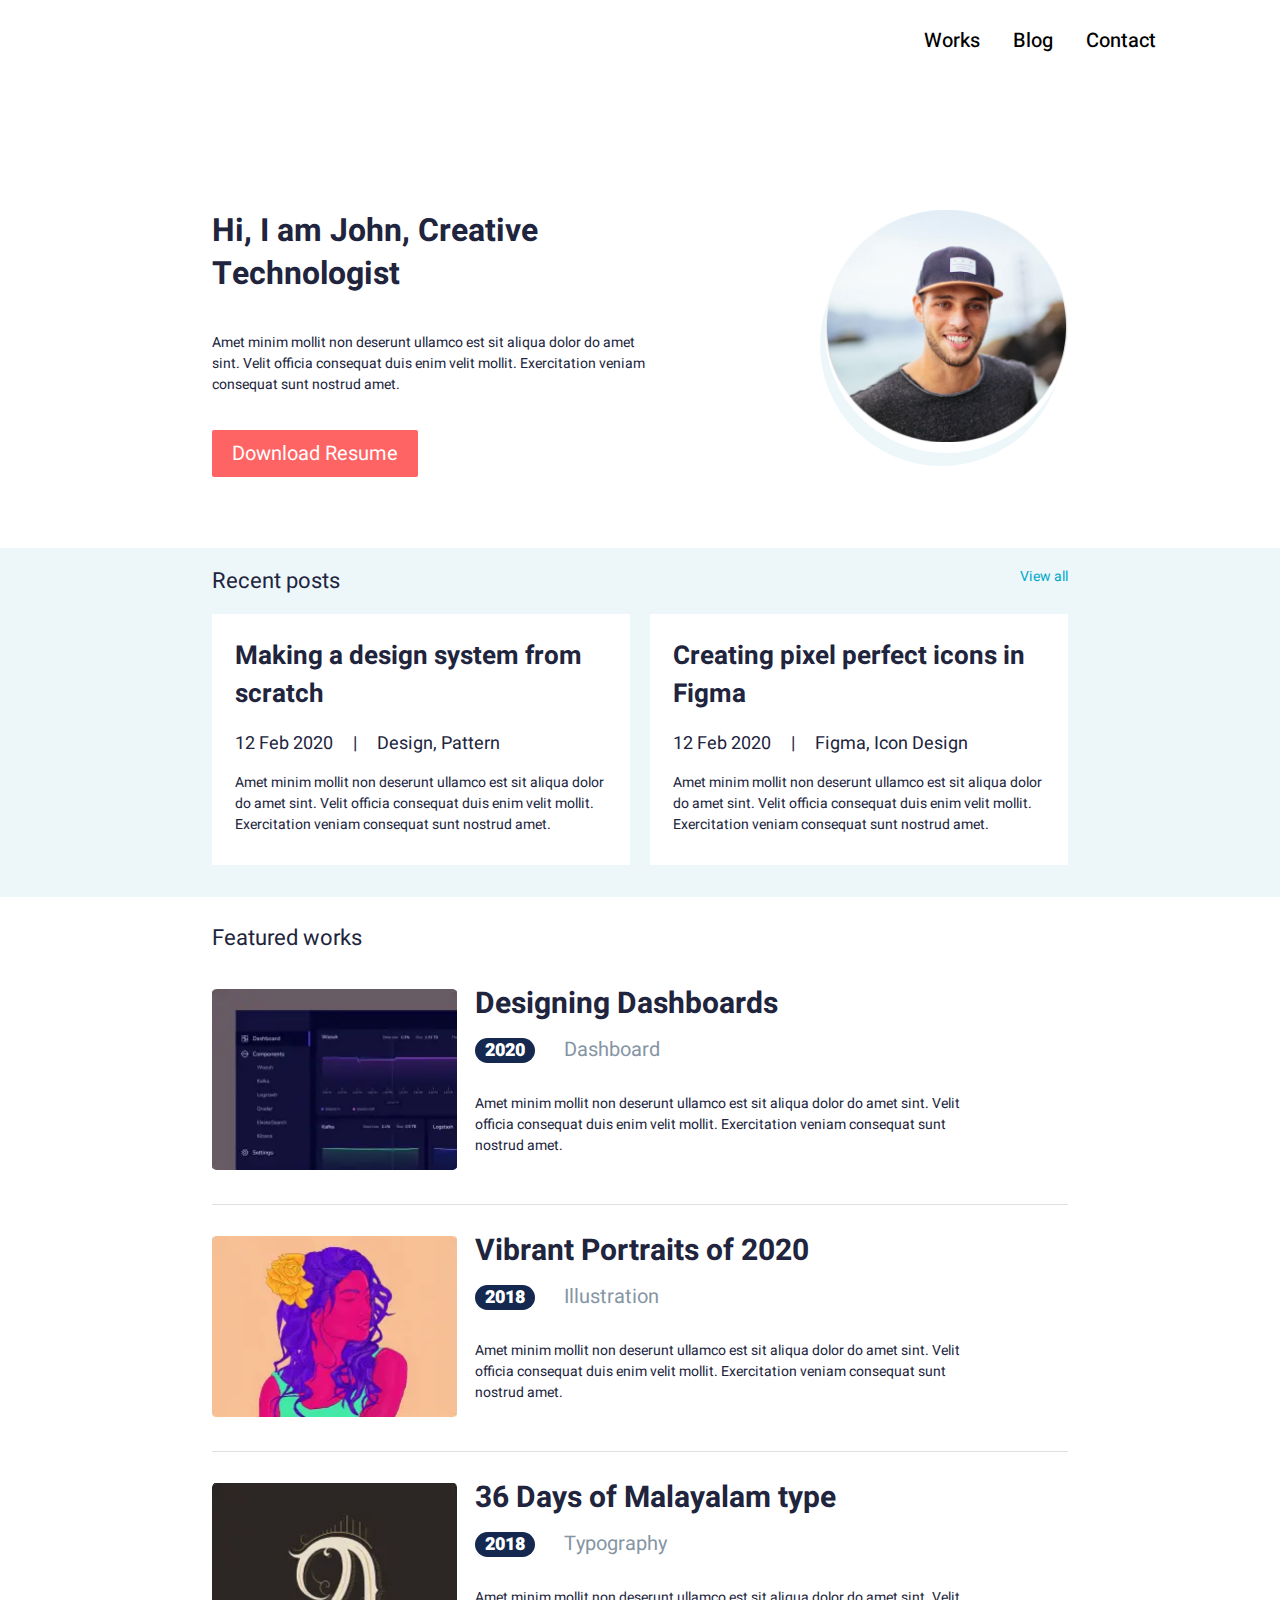
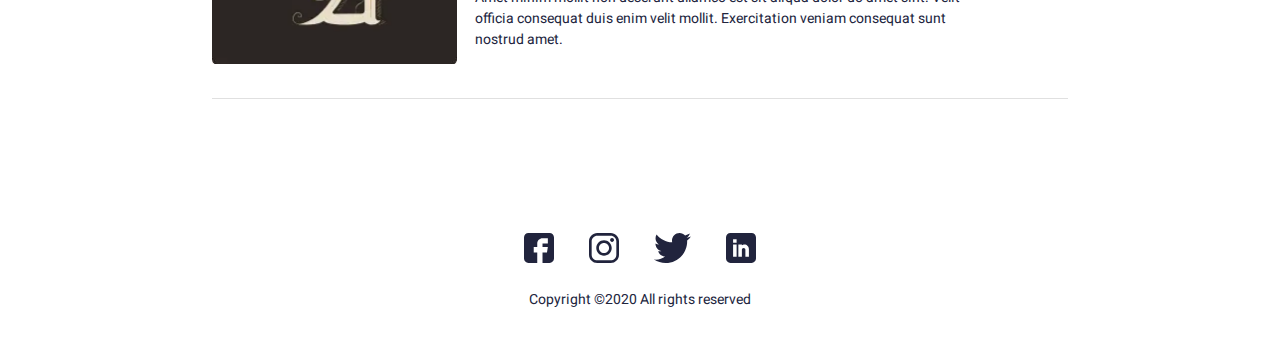
<file: index.html>
<!DOCTYPE html>
<html lang="en">
    <head>
    <meta charset="UTF-8">
    <meta http-equiv="X-UA-Compatible" content="IE=edge">
    <meta name="viewport" content="width=device-width, initial-scale=1.0">
    <link rel="stylesheet" href="css/style.min.css?_v=20230709222320">
    <title>John</title>
</head>
    <body>
        <div class="wrapper">
            <header class="header">
    <div class="header__body-conteiner">
        <nav class="header__menu menu-header">
            <ul class="menu-header__list">
                <li class="menu-header__item">
                    <a href="./works.html" class="menu-header__link">Works</a>
                </li>
                <li class="menu-header__item">
                    <a href="./blog.html" class="menu-header__link">Blog</a>
                </li>
                <li class="menu-header__item">
                    <a href="./contact.html" class="menu-header__link">Contact</a>
                </li>
            </ul>
        </nav>
        <div class="header__burger">
            <span></span>
        </div>
    </div>
</header>

            <main class="page">
                <div class="page__hello hello">
                    <div class="hello__conteiner">
                        <div class="hello__info">
                            <h1 class="hello__title">Hi, I am John, Creative Technologist</h1>
                            <div class="hello__text">Amet minim mollit non deserunt ullamco est sit aliqua dolor do amet sint. Velit officia consequat duis enim velit mollit. Exercitation veniam consequat sunt nostrud amet.</div>
                            <a href="#" class="hello__button">Download Resume</a>
                        </div>
                        <div class="hello__avatar">
                            <div class="hello__image">
                                <img src="img/hello/Ellipse 1.jpj.png" alt="hello">
                            </div>
                        </div>
                    </div>
                </div>
                <div class="page__posts posts">
                    <div class="posts__conteiner">
                        <div class="posts__top top-posts">
                            <div class="top-posts__title">Recent posts</div>
                            <a href="#" class="top-posts__link">View all</a>
                        </div>
                        <div class="posts__bottom">
                            <div class="posts__culum">
                                <div class="posts__item item-posts">
                                    <h2 class="item-posts__title">Making a design system from scratch</h2>
                                    <div class="item-posts__info">12 Feb 2020<span>|</span>Design, Pattern</div>
                                    <div class="item-posts__text">Amet minim mollit non deserunt ullamco est sit aliqua dolor do amet sint. Velit officia consequat duis enim velit mollit. Exercitation veniam consequat sunt nostrud amet.</div>
                                </div>
                            </div>
                            <div class="posts__culum">
                                <div class="posts__item item-posts">
                                    <h2 class="item-posts__title">Creating pixel perfect icons in Figma</h2>
                                    <div class="item-posts__info">12 Feb 2020<span>|</span>Figma, Icon Design</div>
                                    <div class="item-posts__text">Amet minim mollit non deserunt ullamco est sit aliqua dolor do amet sint. Velit officia consequat duis enim velit mollit. Exercitation veniam consequat sunt nostrud amet.</div>
                                </div>
                            </div>
                        </div>
                    </div>
                </div>
                <div class="page__works works">
                    <div class="works__conteiner">
                        <h3 class="works__title">Featured works</h3>
                        <div class="works__items">
                            <div class="works__item item-works">
                                <div class="item-works__picture">
                                    <a href="#" class="item-works__image">
                                        <picture><source srcset="img/works/01.webp" type="image/webp"><img src="img/works/01.jpg" alt="works"></picture>
                                    </a>
                                </div>
                                <div class="item-works__content">
                                    <h2 class="item-works__title">Designing Dashboards</h2>
                                    <div class="item-works__date">2020</div>
                                    <a href="#" class="item-works__category">Dashboard</a>
                                    <div class="item-works__text">
                                        Amet minim mollit non deserunt ullamco est sit 
                                        aliqua dolor do amet sint. Velit officia consequat 
                                        duis enim velit mollit. Exercitation veniam 
                                        consequat sunt nostrud amet.
                                    </div>
                                </div>
                            </div>
                            <div class="works__item item-works">
                                <div class="item-works__picture">
                                    <a href="#" class="item-works__image">
                                        <picture><source srcset="img/works/02.webp" type="image/webp"><img src="img/works/02.jpg" alt="works"></picture>
                                    </a>
                                </div>
                                <div class="item-works__content">
                                    <h2 class="item-works__title">
                                        Vibrant Portraits of 2020
                                    </h2>
                                    <div class="item-works__date">2018</div>
                                    <a href="#" class="item-works__category">Illustration</a>
                                    <div class="item-works__text">
                                        Amet minim mollit non deserunt ullamco est sit 
                                        aliqua dolor do amet sint. Velit officia consequat 
                                        duis enim velit mollit. Exercitation veniam 
                                        consequat sunt nostrud amet.
                                    </div>
                                </div>
                            </div>
                            <div class="works__item item-works">
                                <div class="item-works__picture">
                                    <a href="#" class="item-works__image">
                                        <picture><source srcset="img/works/03.webp" type="image/webp"><img src="img/works/03.jpg" alt="works"></picture>
                                    </a>
                                </div>
                                <div class="item-works__content">
                                    <h2 class="item-works__title">
                                        36 Days of Malayalam type
                                    </h2>
                                    <div class="item-works__date">2018</div>
                                    <a href="#" class="item-works__category">Typography</a>
                                    <div class="item-works__text">
                                        Amet minim mollit non deserunt ullamco est sit 
                                        aliqua dolor do amet sint. Velit officia consequat 
                                        duis enim velit mollit. Exercitation veniam 
                                        consequat sunt nostrud amet.
                                    </div>
                                </div>
                            </div>
                        </div>
                    </div>
                </div>
            </main>
            <footer class="footer">
    <div class="footer__conteiner">
        <div class="footer__items">
            <a href="#" class="footer__item">
                <img src="img/footer/01.svg" alt="footer">
            </a>
            <a href="#" class="footer__item">
                <img src="img/footer/02.svg" alt="footer">
            </a>
            <a href="#" class="footer__item">
                <img src="img/footer/03.svg" alt="footer">
            </a>
            <a href="#" class="footer__item">
                <img src="img/footer/04.svg" alt="footer">
            </a>
        </div>
        <div class="footer__copy">Copyright ©2020 All rights reserved </div>
    </div>
</footer>
        </div>
    </body>
    <script src="js/app.min.js?_v=20230709222320"></script>
</html>
</file>
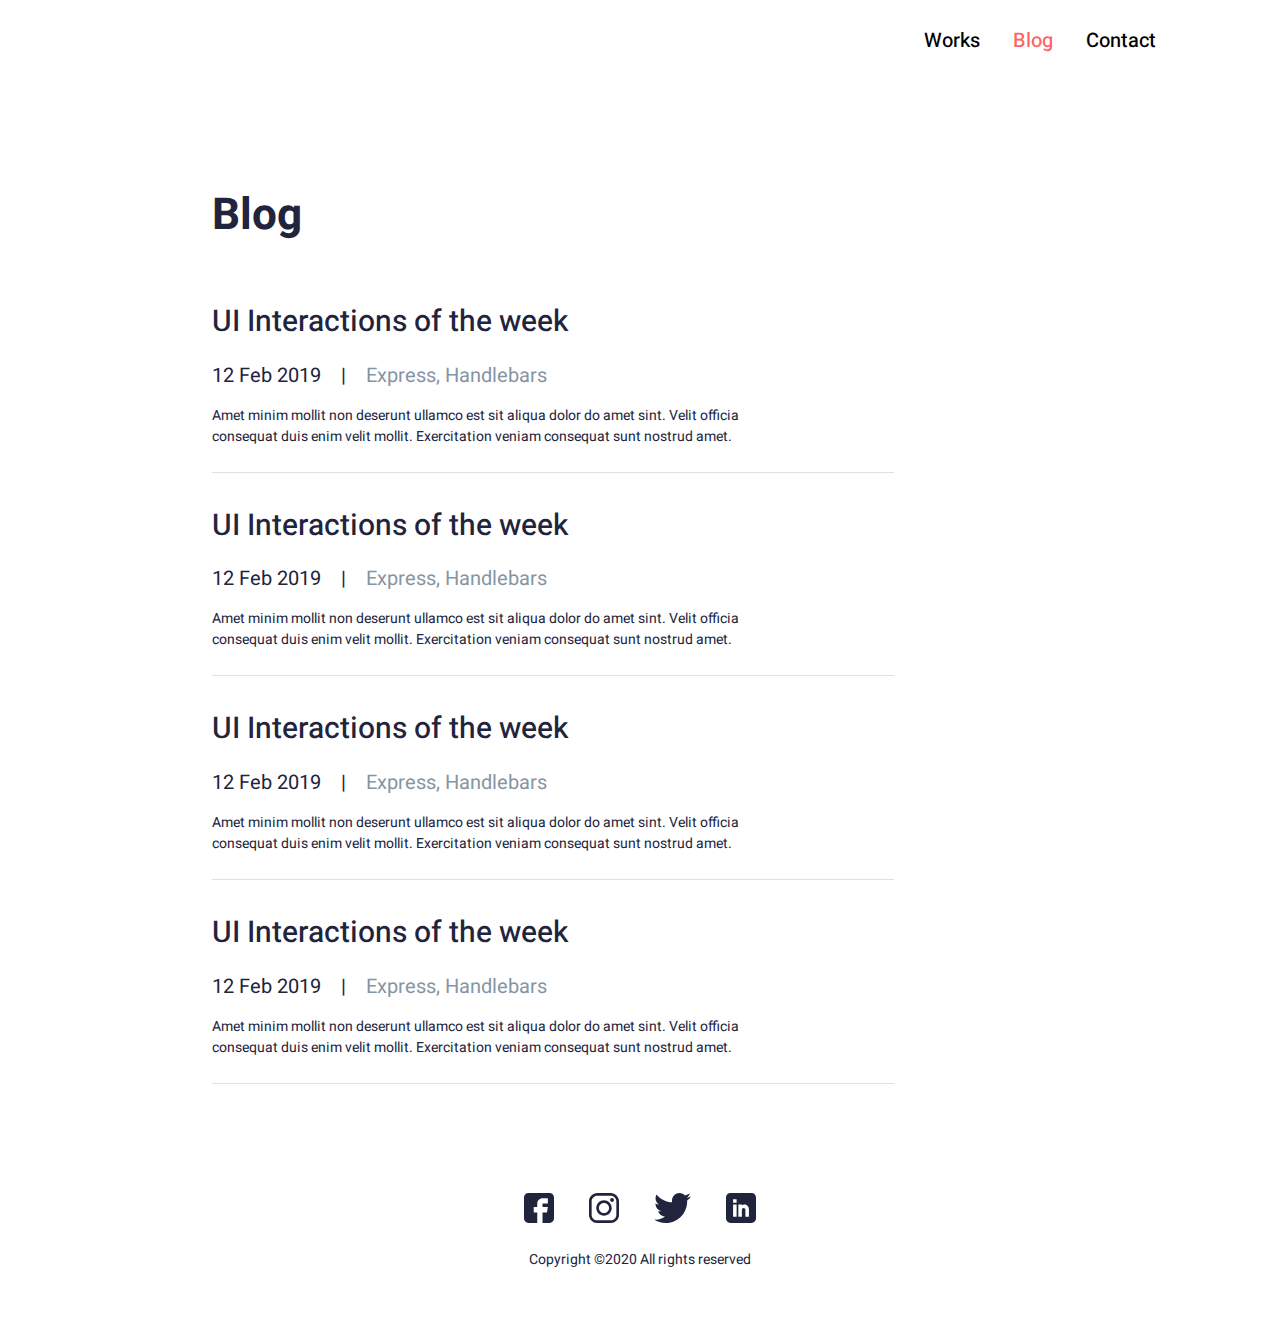
<file: blog.html>
<!DOCTYPE html>
<html lang="en">
    <head>
    <meta charset="UTF-8">
    <meta http-equiv="X-UA-Compatible" content="IE=edge">
    <meta name="viewport" content="width=device-width, initial-scale=1.0">
    <link rel="stylesheet" href="css/style.min.css?_v=20230709222320">
    <title>Blog</title>
</head>
    <body>
        <div class="wrapper">
            <header class="header">
    <div class="header__body-conteiner">
        <nav class="header__menu menu-header">
            <ul class="menu-header__list">
                <li class="menu-header__item">
                    <a href="./works.html" class="menu-header__link">Works</a>
                </li>
                <li class="menu-header__item menu-header__item_blog">
                    <a href="./blog.html" class="menu-header__link menu-header__link_blog">Blog</a>
                </li>
                <li class="menu-header__item">
                    <a href="./contact.html" class="menu-header__link">Contact</a>
                </li>
            </ul>
        </nav>
        <div class="header__burger">
            <span></span>
        </div>
    </div>
</header>
            <main class="page">
                <div class="page__blog blog">
                    <div class="blog__conteiner">
                        <div class="blog__subconteiner">
                            <h2 class="blog__title">Blog</h2>
                            <div class="blog__items">
                                <div class="blog__item">
                                    <h3 class="blog__lable">UI Interactions of the week</h3>
                                    <div class="blog__date"><span>12 Feb 2019</span><span class="blog__centr">|</span><a href="#" class="blog__category">Express, Handlebars</a></div>
                                    <div class="blog__text">Amet minim mollit non deserunt ullamco est sit aliqua dolor do amet sint. Velit officia consequat duis enim velit mollit. Exercitation veniam consequat sunt nostrud amet.</div>
                                </div>
                                <div class="blog__item">
                                    <h3 class="blog__lable">UI Interactions of the week</h3>
                                    <div class="blog__date"><span>12 Feb 2019</span><span class="blog__centr">|</span><a href="#" class="blog__category">Express, Handlebars</a></div>
                                    <div class="blog__text">Amet minim mollit non deserunt ullamco est sit aliqua dolor do amet sint. Velit officia consequat duis enim velit mollit. Exercitation veniam consequat sunt nostrud amet.</div>
                                </div>
                                <div class="blog__item">
                                    <h3 class="blog__lable">UI Interactions of the week</h3>
                                    <div class="blog__date"><span>12 Feb 2019</span><span class="blog__centr">|</span><a href="#" class="blog__category">Express, Handlebars</a></div>
                                    <div class="blog__text">Amet minim mollit non deserunt ullamco est sit aliqua dolor do amet sint. Velit officia consequat duis enim velit mollit. Exercitation veniam consequat sunt nostrud amet.</div>
                                </div>
                                <div class="blog__item">
                                    <h3 class="blog__lable">UI Interactions of the week</h3>
                                    <div class="blog__date"><span>12 Feb 2019</span><span class="blog__centr">|</span><a href="#" class="blog__category">Express, Handlebars</a></div>
                                    <div class="blog__text">Amet minim mollit non deserunt ullamco est sit aliqua dolor do amet sint. Velit officia consequat duis enim velit mollit. Exercitation veniam consequat sunt nostrud amet.</div>
                                </div>
                            </div>
                        </div>
                    </div>
                </div>
            </main>
            <footer class="footer">
    <div class="footer__conteiner">
        <div class="footer__items">
            <a href="#" class="footer__item">
                <img src="img/footer/01.svg" alt="footer">
            </a>
            <a href="#" class="footer__item">
                <img src="img/footer/02.svg" alt="footer">
            </a>
            <a href="#" class="footer__item">
                <img src="img/footer/03.svg" alt="footer">
            </a>
            <a href="#" class="footer__item">
                <img src="img/footer/04.svg" alt="footer">
            </a>
        </div>
        <div class="footer__copy">Copyright ©2020 All rights reserved </div>
    </div>
</footer>
        </div>
    </body>
    <script src="js/app.min.js?_v=20230709222320"></script>
</html>
</file>
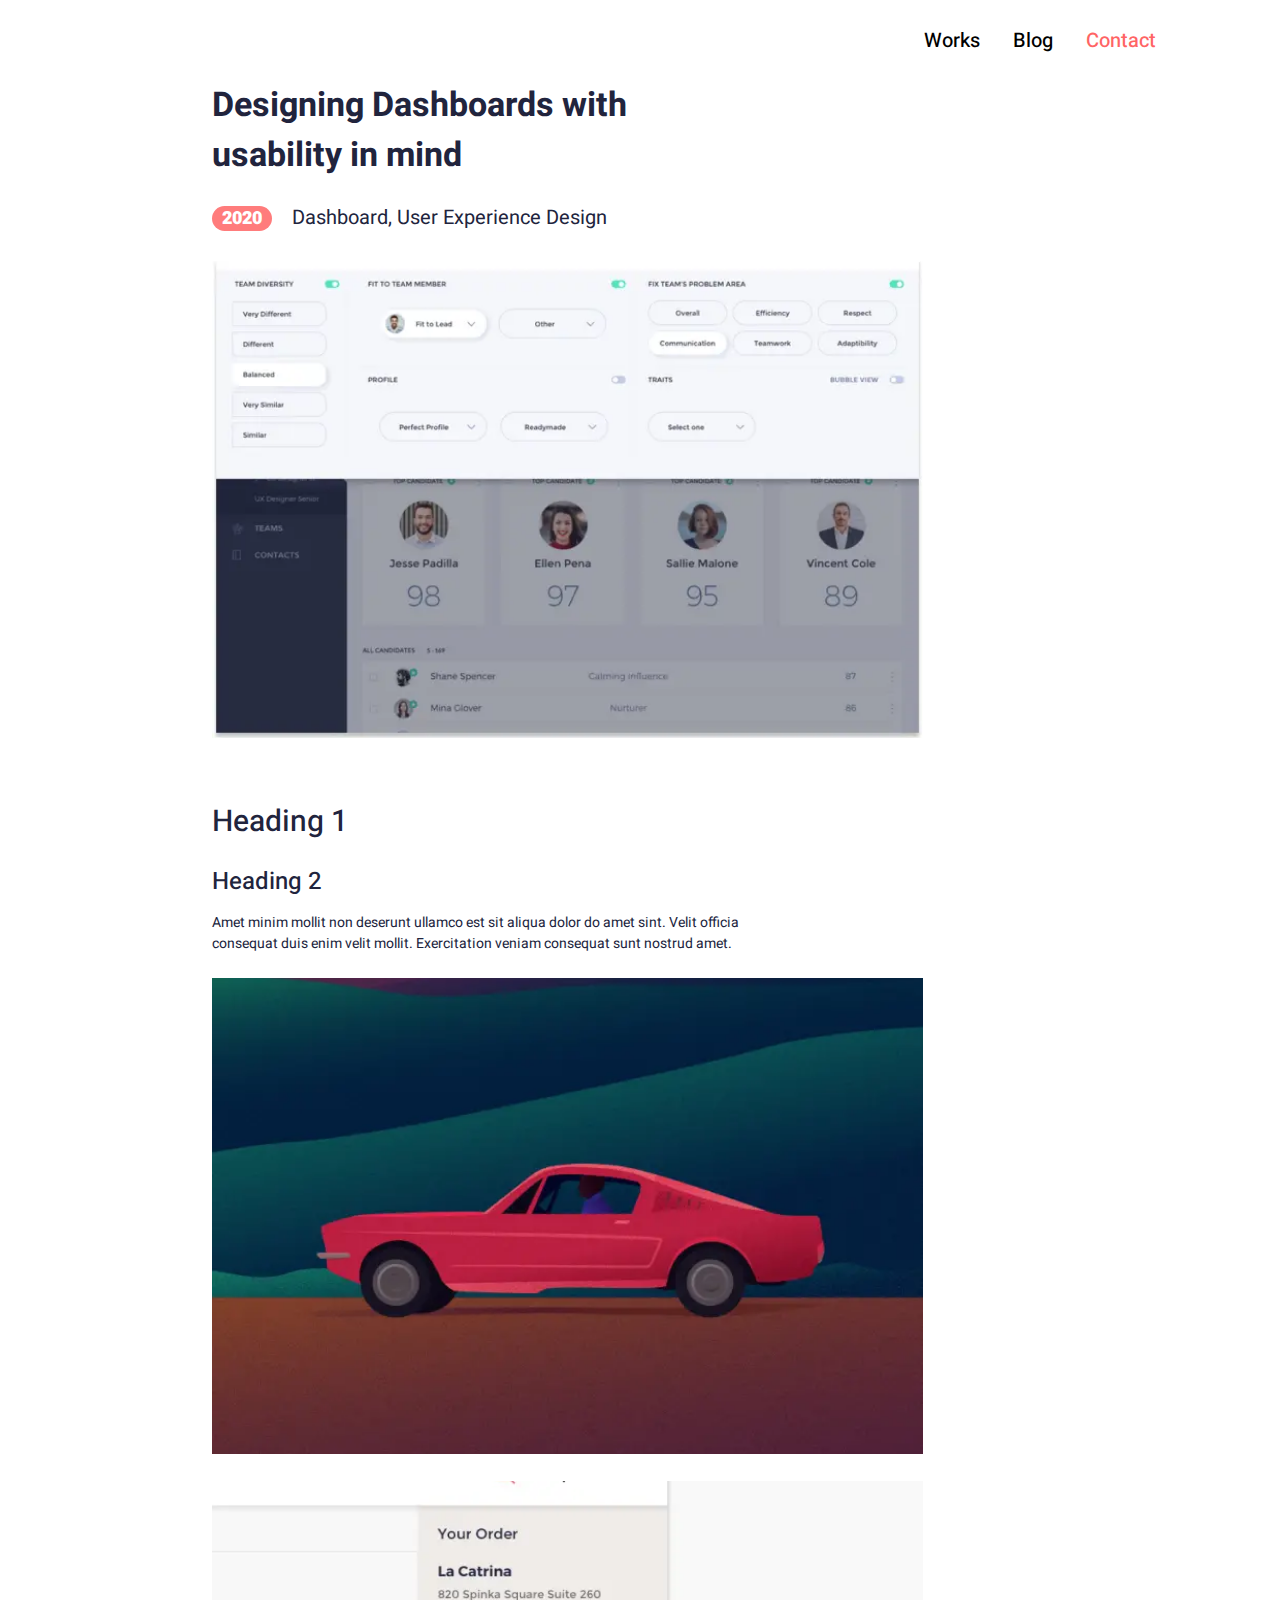
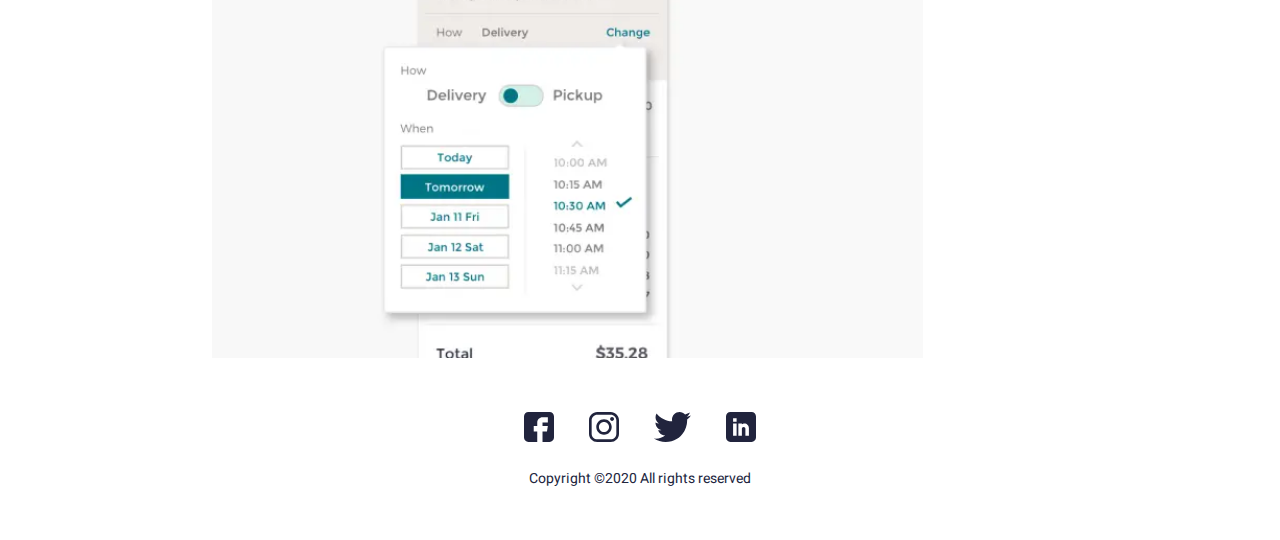
<file: contact.html>
<!DOCTYPE html>
<html lang="en">
    <head>
    <meta charset="UTF-8">
    <meta http-equiv="X-UA-Compatible" content="IE=edge">
    <meta name="viewport" content="width=device-width, initial-scale=1.0">
    <link rel="stylesheet" href="css/style.min.css?_v=20230709222320">
    <title>Contact</title>
</head>
    <body>
        <div class="wrapper">
            <header class="header">
    <div class="header__body-conteiner">
        <nav class="header__menu menu-header">
            <ul class="menu-header__list">
                <li class="menu-header__item">
                    <a href="./works.html" class="menu-header__link">Works</a>
                </li>
                <li class="menu-header__item">
                    <a href="./blog.html" class="menu-header__link">Blog</a>
                </li>
                <li class="menu-header__item menu-header__item_contact">
                    <a href="./contact.htm" class="menu-header__link menu-header__link_contact">Contact</a>
                </li>
            </ul>
        </nav>
        <div class="header__burger">
            <span></span>
        </div>
    </div>
</header>
            <main class="page">
                <div class="page__contact contact">
                    <div class="contact__conteiner">
                        <div class="contact__subconteiner">
                            <h2 class="contact__title">Designing Dashboards with usability in mind</h2>
                            <div class="contact__data">2020</div>
                            <a href="#" class="contact__link">Dashboard, User Experience Design</a>
                            <div class="contact__image contact__image_one">
                                <picture><source srcset="img/contact/01.webp" type="image/webp"><img src="img/contact/01.jpg" alt="contact"></picture>
                            </div>
                            <h3 class="contact__lable">Heading 1</h3>
                            <h4 class="contact__sublble">Heading 2</h4>
                            <div class="contact__text">Amet minim mollit non deserunt ullamco est sit aliqua dolor do amet sint. Velit officia consequat duis enim velit mollit. Exercitation veniam consequat sunt nostrud amet.</div>
                            <div class="contact__image contact__image_two">
                                <picture><source srcset="img/contact/02.webp" type="image/webp"><img src="img/contact/02.jpg" alt="contact"></picture>
                            </div>
                            <div class="contact__image contact__image_three">
                                <picture><source srcset="img/contact/03.webp" type="image/webp"><img src="img/contact/03.jpg" alt="contact"></picture>
                            </div>
                        </div>
                    </div>
                </div>
            </main>
            <footer class="footer">
    <div class="footer__conteiner">
        <div class="footer__items">
            <a href="#" class="footer__item">
                <img src="img/footer/01.svg" alt="footer">
            </a>
            <a href="#" class="footer__item">
                <img src="img/footer/02.svg" alt="footer">
            </a>
            <a href="#" class="footer__item">
                <img src="img/footer/03.svg" alt="footer">
            </a>
            <a href="#" class="footer__item">
                <img src="img/footer/04.svg" alt="footer">
            </a>
        </div>
        <div class="footer__copy">Copyright ©2020 All rights reserved </div>
    </div>
</footer>
        </div>
    </body>
    <script src="js/app.min.js?_v=20230709222320"></script>
</html>
</file>
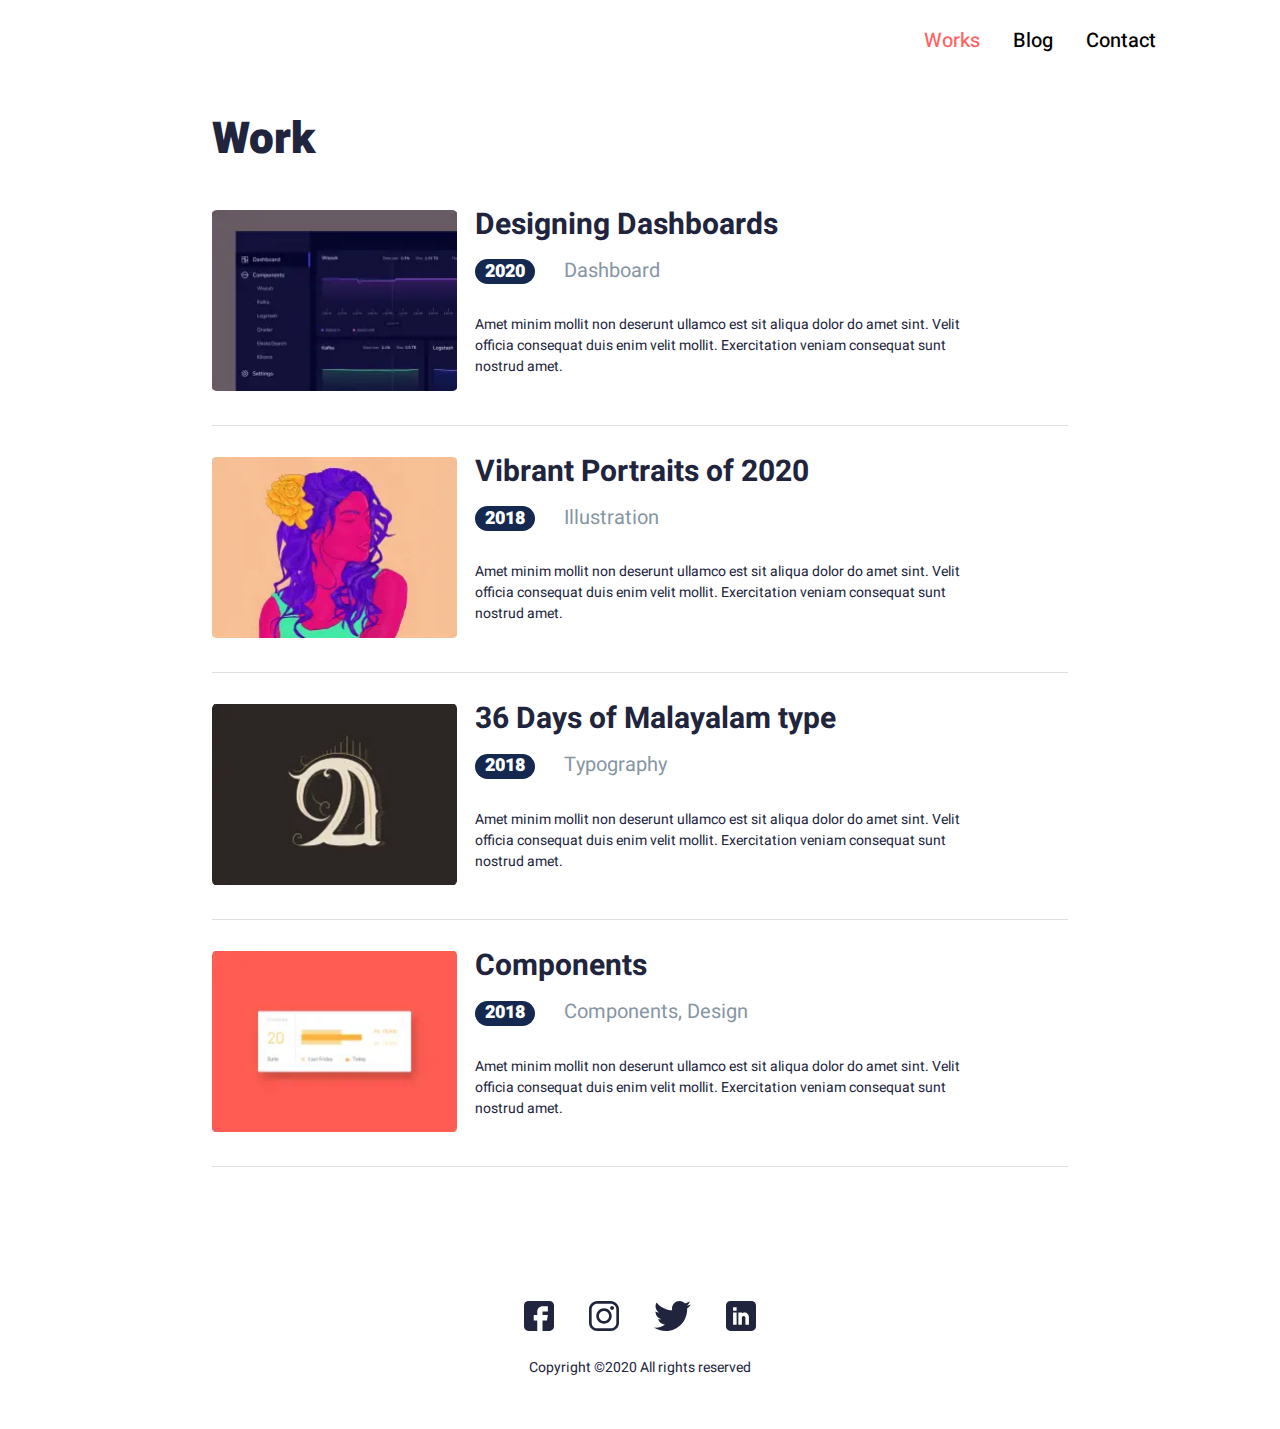
<file: works.html>
<!DOCTYPE html>
<html lang="en">
    <head>
    <meta charset="UTF-8">
    <meta http-equiv="X-UA-Compatible" content="IE=edge">
    <meta name="viewport" content="width=device-width, initial-scale=1.0">
    <link rel="stylesheet" href="css/style.min.css?_v=20230709222320">
    <title>Works</title>
</head>
    <body>
        <div class="wrapper">
            <header class="header">
    <div class="header__body-conteiner">
        <nav class="header__menu menu-header">
            <ul class="menu-header__list">
                <li class="menu-header__item menu-header__item_works">
                    <a href="./works.html" class="menu-header__link menu-header__link_works">Works</a>
                </li>
                <li class="menu-header__item">
                    <a href="./blog.html" class="menu-header__link">Blog</a>
                </li>
                <li class="menu-header__item">
                    <a href="./contact.htm" class="menu-header__link">Contact</a>
                </li>
            </ul>
        </nav>
        <div class="header__burger">
            <span></span>
        </div>
    </div>
</header>
            <main class="page">
                <div class="page__works works">
                    <div class="works__conteiner">
                        <div class="works__subconteiner">
                            <h2 class="works__title works__title_work">Work</h2>
                            <div class="works__items works__items_works">
                                <div class="works__item item-works item-works_designing">
                                    <div class="item-works__picture">
                                        <a href="#" class="item-works__image">
                                            <picture><source srcset="img/works/01.webp" type="image/webp"><img src="img/works/01.jpg" alt="works"></picture>
                                        </a>
                                    </div>
                                    <div class="item-works__content">
                                        <h2 class="item-works__title">Designing Dashboards</h2>
                                        <div class="item-works__date">2020</div>
                                        <a href="#" class="item-works__category">Dashboard</a>
                                        <div class="item-works__text">
                                            Amet minim mollit non deserunt ullamco est sit 
                                            aliqua dolor do amet sint. Velit officia consequat 
                                            duis enim velit mollit. Exercitation veniam 
                                            consequat sunt nostrud amet.
                                        </div>
                                    </div>
                                </div>
                                <div class="works__item item-works item-works_work">
                                    <div class="item-works__picture">
                                        <a href="#" class="item-works__image">
                                            <picture><source srcset="img/works/02.webp" type="image/webp"><img src="img/works/02.jpg" alt="works"></picture>
                                        </a>
                                    </div>
                                    <div class="item-works__content">
                                        <h2 class="item-works__title">
                                            Vibrant Portraits of 2020
                                        </h2>
                                        <div class="item-works__date">2018</div>
                                        <a href="#" class="item-works__category">Illustration</a>
                                        <div class="item-works__text">
                                            Amet minim mollit non deserunt ullamco est sit 
                                            aliqua dolor do amet sint. Velit officia consequat 
                                            duis enim velit mollit. Exercitation veniam 
                                            consequat sunt nostrud amet.
                                        </div>
                                    </div>
                                </div>
                                <div class="works__item item-works item-works_work">
                                    <div class="item-works__picture">
                                        <a href="#" class="item-works__image">
                                            <picture><source srcset="img/works/03.webp" type="image/webp"><img src="img/works/03.jpg" alt="works"></picture>
                                        </a>
                                    </div>
                                    <div class="item-works__content">
                                        <h2 class="item-works__title">
                                            36 Days of Malayalam type
                                        </h2>
                                        <div class="item-works__date">2018</div>
                                        <a href="#" class="item-works__category">Typography</a>
                                        <div class="item-works__text">
                                            Amet minim mollit non deserunt ullamco est sit 
                                            aliqua dolor do amet sint. Velit officia consequat 
                                            duis enim velit mollit. Exercitation veniam 
                                            consequat sunt nostrud amet.
                                        </div>
                                    </div>
                                </div>
                                <div class="works__item item-works item-works_work">
                                    <div class="item-works__picture">
                                        <a href="#" class="item-works__image">
                                            <picture><source srcset="img/works/04.webp" type="image/webp"><img src="img/works/04.jpg" alt="works"></picture>
                                        </a>
                                    </div>
                                    <div class="item-works__content">
                                        <h2 class="item-works__title">
                                            Components
                                        </h2>
                                        <div class="item-works__date">2018</div>
                                        <a href="#" class="item-works__category">Components, Design</a>
                                        <div class="item-works__text">
                                            Amet minim mollit non deserunt ullamco est sit 
                                            aliqua dolor do amet sint. Velit officia consequat 
                                            duis enim velit mollit. Exercitation veniam 
                                            consequat sunt nostrud amet.
                                        </div>
                                    </div>
                                </div>
                                <div class="works__item item-works item-works_mobile">
                                    <div class="item-works__picture">
                                        <a href="#" class="item-works__image">
                                            <picture><source srcset="img/works/05.webp" type="image/webp"><img src="img/works/05.jpg" alt="works"></picture>
                                        </a>
                                    </div>
                                    <div class="item-works__content">
                                        <h2 class="item-works__title">
                                            36 Days of Malayalam type
                                        </h2>
                                        <div class="item-works__date">2020</div>
                                        <a href="#" class="item-works__category">Designing Landing pages</a>
                                        <div class="item-works__text">
                                            Amet minim mollit non deserunt ullamco est sit 
                                            aliqua dolor do amet sint. Velit officia consequat 
                                            duis enim velit mollit. Exercitation veniam 
                                            consequat sunt nostrud amet.
                                        </div>
                                    </div>
                                </div>
                            </div>
                        </div>
                    </div>
                </div>
            </main>
            <footer class="footer">
    <div class="footer__conteiner">
        <div class="footer__items">
            <a href="#" class="footer__item">
                <img src="img/footer/01.svg" alt="footer">
            </a>
            <a href="#" class="footer__item">
                <img src="img/footer/02.svg" alt="footer">
            </a>
            <a href="#" class="footer__item">
                <img src="img/footer/03.svg" alt="footer">
            </a>
            <a href="#" class="footer__item">
                <img src="img/footer/04.svg" alt="footer">
            </a>
        </div>
        <div class="footer__copy">Copyright ©2020 All rights reserved </div>
    </div>
</footer>
        </div>
    </body>
    <script src="js/app.min.js?_v=20230709222320"></script>
</html>
</file>
<file: css/style.min.css>
@charset "UTF-8";@import url('https://fonts.googleapis.com/css2?family=Bebas+Neue&family=Heebo:wght@400; 500;700;900&family=PT+Sans&display=swap');*{padding:0;margin:0;border:0}*,:after,:before{-webkit-box-sizing:border-box;box-sizing:border-box}:active,:focus{outline:0}a:active,a:focus{outline:0}aside,footer,header,nav{display:block}body,html{height:100%;width:100%;font-size:100%;line-height:1;-ms-text-size-adjust:100%;-moz-text-size-adjust:100%;-webkit-text-size-adjust:100%}html{font-size:.875rem}button,input,textarea{font-family:inherit}input::-ms-clear{display:none}button{cursor:pointer}button::-moz-focus-inner{padding:0;border:0}a,a:visited{text-decoration:none}a:hover{text-decoration:none}ul li{list-style:none}img{vertical-align:top}h1,h2,h3,h4,h5,h6{font-size:inherit;font-weight:400}.header{position:relative;z-index:50}.header__body-conteiner{max-width:1062px;padding:0 15px;margin:0 auto;min-height:80px;display:-webkit-box;display:-ms-flexbox;display:flex;-webkit-box-align:center;-ms-flex-align:center;align-items:center;-webkit-box-pack:end;-ms-flex-pack:end;justify-content:flex-end}.header__burger{display:none}.menu-header__list{display:-webkit-box;display:-ms-flexbox;display:flex;-webkit-column-gap:33px;-moz-column-gap:33px;column-gap:33px}.menu-header__item{position:relative}.menu-header__item::before{content:"";position:absolute;bottom:-2px;left:0;width:100%;height:2px;background-color:#000;-webkit-transform:scale(0);-ms-transform:scale(0);transform:scale(0);-webkit-transition:-webkit-transform .3s ease 0s;transition:-webkit-transform .3s ease 0s;-o-transition:transform .3s ease 0s;transition:transform .3s ease 0s;transition:transform .3s ease 0s,-webkit-transform .3s ease 0s}.menu-header__item:hover::before{-webkit-transform:scale(1);-ms-transform:scale(1);transform:scale(1)}.menu-header__item_blog:before{background-color:#ff6464}.menu-header__item_works:before{background-color:#ff6464}.menu-header__item_contact:before{background-color:#ff6464}.menu-header__link{font-weight:500;font-size:20px;line-height:145%;color:inherit;color:#000}.menu-header__link_blog{color:#ff6464}.menu-header__link_works{color:#ff6464}.menu-header__link_contact{color:#ff6464}.footer{padding-top:54px;padding-bottom:51px}.footer__items{display:-webkit-box;display:-ms-flexbox;display:flex;-webkit-column-gap:35px;-moz-column-gap:35px;column-gap:35px;-webkit-box-pack:center;-ms-flex-pack:center;justify-content:center}.footer__items:not(:last-child){margin-bottom:26px}.footer__item{-webkit-transition:all .3s ease 0s;-o-transition:all .3s ease 0s;transition:all .3s ease 0s}.footer__item:hover{-webkit-transform:scale(1.1);-ms-transform:scale(1.1);transform:scale(1.1)}.footer__copy{font-size:14px;line-height:150%;text-align:center}.blog{padding-top:106px;padding-bottom:55px}.blog__subconteiner{max-width:682px}.blog__title{font-weight:700;font-size:44px;line-height:136%}.blog__title:not(:last-child){margin-bottom:55px}.blog__items{display:-ms-grid;display:grid;row-gap:32px}.blog__item{padding-bottom:25px;border-bottom:1px solid #e0e0e0}.blog__lable{font-weight:500;font-size:30px;line-height:146%}.blog__lable:not(:last-child){margin-bottom:16px}.blog__date{font-size:20px;line-height:145%}.blog__date:not(:last-child){margin-bottom:15px}.blog__centr{margin:0 20px}.blog__category{display:inline-block;font-size:20px;line-height:145%;color:#8695a4}.blog__category:hover{text-decoration:underline}.blog__text{line-height:150%;max-width:590px}.contact__subconteiner{max-width:711px}.contact__title{font-weight:700;font-size:34px;line-height:147%;max-width:506px}.contact__title:not(:last-child){margin-bottom:30px}.contact__title:not(:last-child){margin-bottom:23px}.contact__data{font-weight:900;font-size:18px;color:#fff;min-height:25px;padding:0 10px;background:#ff7c7c;border-radius:16px;display:-webkit-inline-box;display:-ms-inline-flexbox;display:inline-flex;-webkit-box-pack:center;-ms-flex-pack:center;justify-content:center;-webkit-box-align:center;-ms-flex-align:center;align-items:center;margin-right:17px}.contact__data:not(:last-child){margin-bottom:30px}.contact__link{font-size:20px;line-height:145%;color:inherit}.contact__image{position:relative;padding:0 0 67% 0}.contact__image_one:not(:last-child){margin-bottom:54px}.contact__image_two:not(:last-child){margin-bottom:27px}.contact__image img{position:absolute;top:0;left:0;width:100%;height:100%;-o-object-fit:cover;object-fit:cover}.contact__lable{font-weight:500;font-size:30px;line-height:200%}.contact__sublble{font-weight:500;font-size:24px;line-height:250%}.contact__text{line-height:150%;max-width:570px}.contact__text:not(:last-child){margin-bottom:30px}.contact__text:not(:last-child){margin-bottom:24px}body{color:#21243d;font-family:Heebo}.wrapper{min-height:100%;overflow:hidden;display:-webkit-box;display:-ms-flexbox;display:flex;-webkit-box-orient:vertical;-webkit-box-direction:normal;-ms-flex-direction:column;flex-direction:column}[class*=__conteiner]{max-width:886px;padding:0 15px;margin:0 auto}.page{-webkit-box-flex:1;-ms-flex:1 1 auto;flex:1 1 auto}.hello{padding-top:130px;padding-bottom:71px}.hello__conteiner{display:-webkit-box;display:-ms-flexbox;display:flex;-webkit-box-pack:justify;-ms-flex-pack:justify;justify-content:space-between;-webkit-column-gap:20px;-moz-column-gap:20px;column-gap:20px}.hello__info{-webkit-box-flex:0;-ms-flex:0 1 71.6%;flex:0 1 71.6%}.hello__title{font-weight:700;font-size:2.28rem;line-height:136%}.hello__title:not(:last-child){margin-bottom:35px}.hello__text{line-height:150%}.hello__text:not(:last-child){margin-bottom:35px}.hello__button{font-size:20px;line-height:145%;color:#fff;background:#ff6464;border-radius:2px;padding:0 20px;min-height:47px;display:-webkit-inline-box;display:-ms-inline-flexbox;display:inline-flex;-webkit-box-align:center;-ms-flex-align:center;align-items:center;-webkit-box-pack:center;-ms-flex-pack:center;justify-content:center;text-align:center;-webkit-transition:background .3s ease 0s;-o-transition:background .3s ease 0s;transition:background .3s ease 0s}.hello__button:hover{background:#df4646}.hello__avatar{-webkit-box-flex:0;-ms-flex:0 1 28.4%;flex:0 1 28.4%;-ms-flex-item-align:start;align-self:flex-start}.hello__image{border-radius:50%;-webkit-box-shadow:-5px 13px 0 #edf7fa;box-shadow:-5px 13px 0 #edf7fa;width:243px;height:243px}.hello__image img{max-width:100%;overflow:hidden}.posts{background-color:#edf7fa;padding-top:22px;padding-bottom:32px}.posts__top:not(:last-child){margin-bottom:22px}.posts__bottom{display:-webkit-box;display:-ms-flexbox;display:flex;-webkit-column-gap:20px;-moz-column-gap:20px;column-gap:20px}.posts__culum{-webkit-box-flex:0;-ms-flex:0 1 50%;flex:0 1 50%}.top-posts{display:-webkit-box;display:-ms-flexbox;display:flex;-webkit-box-pack:justify;-ms-flex-pack:justify;justify-content:space-between}.top-posts__title{color:inherit;font-size:22px}.top-posts__link{color:#00a8cc}.top-posts__link:hover{text-decoration:underline}.item-posts{background-color:#fff;padding:24px 21px 30px 23px;height:100%}.item-posts__title{font-style:normal;font-weight:700;font-size:26px;line-height:146%}.item-posts__title:not(:last-child){margin-bottom:17px}.item-posts__info{font-size:18px;line-height:144%}.item-posts__info span{padding:0 20px}.item-posts__info:not(:last-child){margin-bottom:15px}.item-posts__text{line-height:150%}.works{padding-top:30px;padding-bottom:115px}.works__title{font-size:22px}.works__title:not(:last-child){margin-bottom:40px}.works__title_work{font-weight:900;font-size:44px;line-height:136%}.works__items{display:-webkit-box;display:-ms-flexbox;display:flex;-webkit-box-orient:vertical;-webkit-box-direction:normal;-ms-flex-direction:column;flex-direction:column;row-gap:66px}.item-works{display:-webkit-box;display:-ms-flexbox;display:flex;-webkit-column-gap:18px;-moz-column-gap:18px;column-gap:18px;position:relative}.item-works_mobile{display:none}.item-works::before{content:"";position:absolute;bottom:-35px;left:0;width:100%;height:1px;background-color:#e0e0e0}.item-works__picture{-webkit-box-flex:0;-ms-flex:0 1 29.5%;flex:0 1 29.5%}.item-works__image{display:block;position:relative;padding:0 0 74% 0;overflow:hidden}.item-works__image img{position:absolute;top:0;left:0;width:100%;height:100%;-o-object-fit:cover;object-fit:cover;-webkit-transition:all .3s ease 0s;-o-transition:all .3s ease 0s;transition:all .3s ease 0s}.item-works__image img:hover{-webkit-transform:scale(1.1);-ms-transform:scale(1.1);transform:scale(1.1)}.item-works__content{-webkit-box-flex:0;-ms-flex:0 1 71.5%;flex:0 1 71.5%}.item-works__title{font-size:30px;font-weight:700}.item-works__title:not(:last-child){margin-bottom:16px}.item-works__date{min-height:25px;font-weight:900;font-size:18px;color:#fff;background-color:#142850;padding:0 10px;border-radius:16px;display:-webkit-inline-box;display:-ms-inline-flexbox;display:inline-flex;-webkit-box-pack:center;-ms-flex-pack:center;justify-content:center;-webkit-box-align:center;-ms-flex-align:center;align-items:center;margin-right:26px}.item-works__date:not(:last-child){margin-bottom:30px}.item-works__category{font-size:20px;line-height:145%;color:#8695a4}.item-works__category:hover{text-decoration:underline}.item-works__text{line-height:150%;padding-right:75px}@media (min-width:767px){.hello__info{max-width:447px}}@media (max-width:992px){body._active{overflow:hidden}}@media (max-width:767px){.header::before{content:"";position:absolute;top:0;left:0;width:100%;height:80px;background-color:#fff;z-index:2}.header__burger{display:block;-webkit-box-flex:0;-ms-flex:0 0 30px;flex:0 0 30px;height:18px;cursor:pointer;position:relative;z-index:3}.header__burger::before{content:"";position:absolute;top:0;left:0;width:100%;height:2px;background-color:#21243d;-webkit-transition:all .3s ease 0s;-o-transition:all .3s ease 0s;transition:all .3s ease 0s}.header__burger._active::before{-webkit-transform:rotate(45deg);-ms-transform:rotate(45deg);transform:rotate(45deg);top:8px}.header__burger span{position:absolute;top:calc(50% - 1px);left:0;width:100%;height:2px;background-color:#21243d;-webkit-transition:all .3s ease 0s;-o-transition:all .3s ease 0s;transition:all .3s ease 0s}.header__burger._active span{-webkit-transform:scale(0);-ms-transform:scale(0);transform:scale(0)}.header__burger::after{content:"";position:absolute;bottom:0;left:0;width:100%;height:2px;background-color:#21243d;-webkit-transition:all .3s ease 0s;-o-transition:all .3s ease 0s;transition:all .3s ease 0s}.header__burger._active::after{-webkit-transform:rotate(-45deg);-ms-transform:rotate(-45deg);transform:rotate(-45deg);bottom:8px}.menu-header{position:fixed;top:0;left:-100%;width:100%;height:100%;background-color:rgba(255,255,255,.845);overflow:auto;-webkit-transition:all .8s ease 0s;-o-transition:all .8s ease 0s;transition:all .8s ease 0s}.menu-header._active{left:0}.menu-header__list{text-align:center;padding-top:110px;-webkit-box-orient:vertical;-webkit-box-direction:normal;-ms-flex-direction:column;flex-direction:column;row-gap:30px}.menu-header__link{font-size:32px}.blog{padding-top:24px;padding-bottom:30px}.blog__title{font-size:30px}.blog__title:not(:last-child){margin-bottom:20px}.blog__items{row-gap:18px}.blog__lable{font-size:26px}.blog__lable:not(:last-child){margin-bottom:5px}.blog__date{font-size:16px}.blog__category{font-size:16px}.contact__title{font-size:30px}.contact__data:not(:last-child){margin-bottom:24px}.contact__image_one:not(:last-child){margin-bottom:20px}.contact__image_two:not(:last-child){margin-bottom:23px}.contact__lable{font-size:26px}.contact__sublble{font-size:20px}.contact__text{max-width:none}.hello{padding-top:3px;padding-bottom:58px}.hello__conteiner{-ms-flex-wrap:wrap;flex-wrap:wrap;-webkit-box-pack:center;-ms-flex-pack:center;justify-content:center;text-align:center}.hello__info{-webkit-box-flex:0;-ms-flex:0 1 100%;flex:0 1 100%;text-align:center;-webkit-box-align:stretch;-ms-flex-align:stretch;align-items:stretch;-webkit-box-ordinal-group:3;-ms-flex-order:2;order:2}.hello__title:not(:last-child){margin-bottom:18px}.hello__text:not(:last-child){margin-bottom:27px}.hello__avatar{-webkit-box-flex:0;-ms-flex:0 1 100%;flex:0 1 100%;display:-webkit-box;display:-ms-flexbox;display:flex;-webkit-box-pack:center;-ms-flex-pack:center;justify-content:center;margin-bottom:30px}.hello__image{width:174px;height:180px;-webkit-box-shadow:-5px 5px 0 #edf7fa;box-shadow:-5px 5px 0 #edf7fa}.posts__bottom{-webkit-box-orient:vertical;-webkit-box-direction:normal;-ms-flex-direction:column;flex-direction:column;row-gap:17px}.top-posts{-webkit-box-pack:center;-ms-flex-pack:center;justify-content:center}.top-posts__title{font-size:18px}.top-posts__title:not(:last-child){margin-bottom:25px}.top-posts__link{display:none}.item-posts{padding:12px 8px 22px 19px}.works{padding-top:20px;padding-bottom:30px}.works__title{font-size:18px}.works__title:not(:last-child){margin-bottom:25px}.works__title_work{font-weight:700;font-size:30px}.works__items{-webkit-box-orient:horizontal;-webkit-box-direction:normal;-ms-flex-direction:row;flex-direction:row;-webkit-column-gap:20px;-moz-column-gap:20px;column-gap:20px;overflow:auto}.works__items_works{-webkit-box-orient:vertical;-webkit-box-direction:normal;-ms-flex-direction:column;flex-direction:column;-webkit-column-gap:20px;-moz-column-gap:20px;column-gap:20px;overflow:hidden}.item-works_work{display:none}.item-works_designing{display:-webkit-box;display:-ms-flexbox;display:flex}.item-works_mobile{display:-webkit-box;display:-ms-flexbox;display:flex}.item-works{-webkit-box-orient:vertical;-webkit-box-direction:normal;-ms-flex-direction:column;flex-direction:column;row-gap:17px;-webkit-box-flex:0;-ms-flex:0 0 90%;flex:0 0 90%}.item-works::before{bottom:-17px}.item-works__title{font-size:24px}.item-works__date{font-size:16px}.item-works__date:not(:last-child){margin-bottom:24px}.item-works__category{font-size:16px}}
</file>
